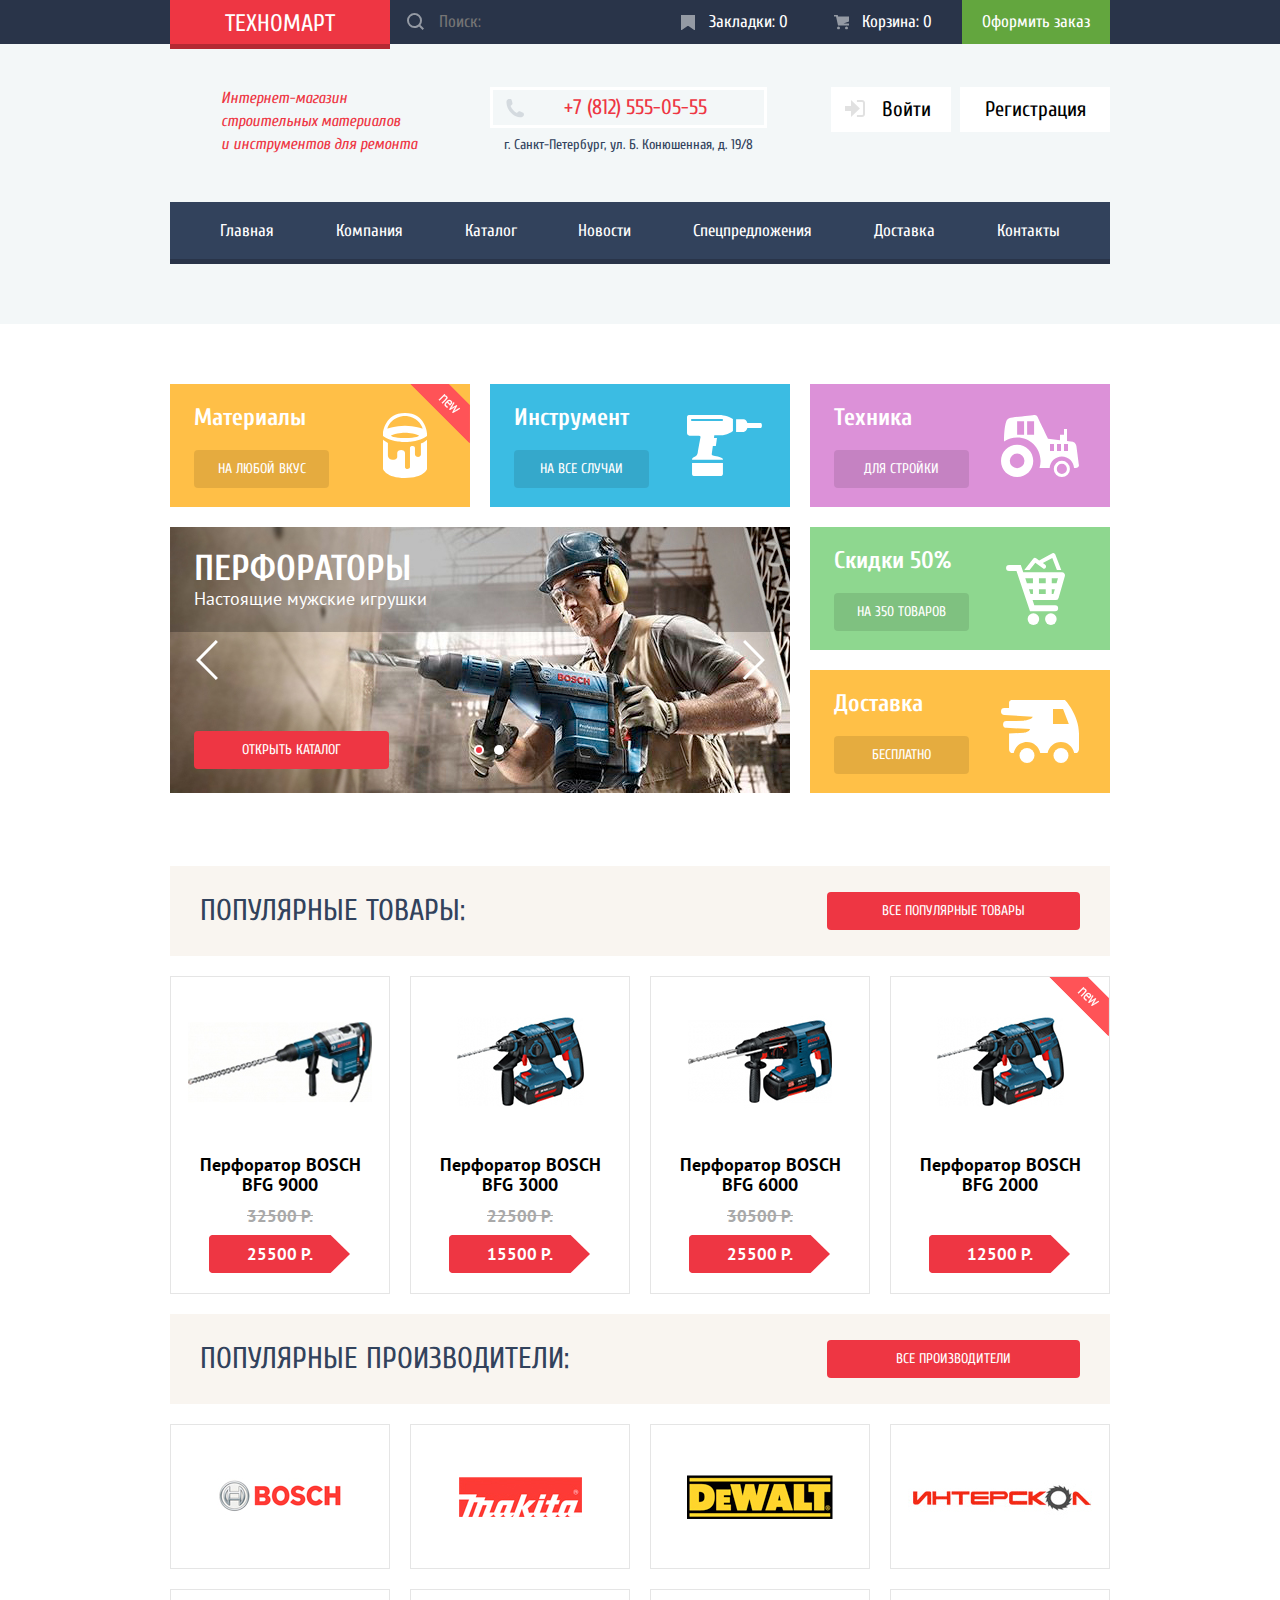
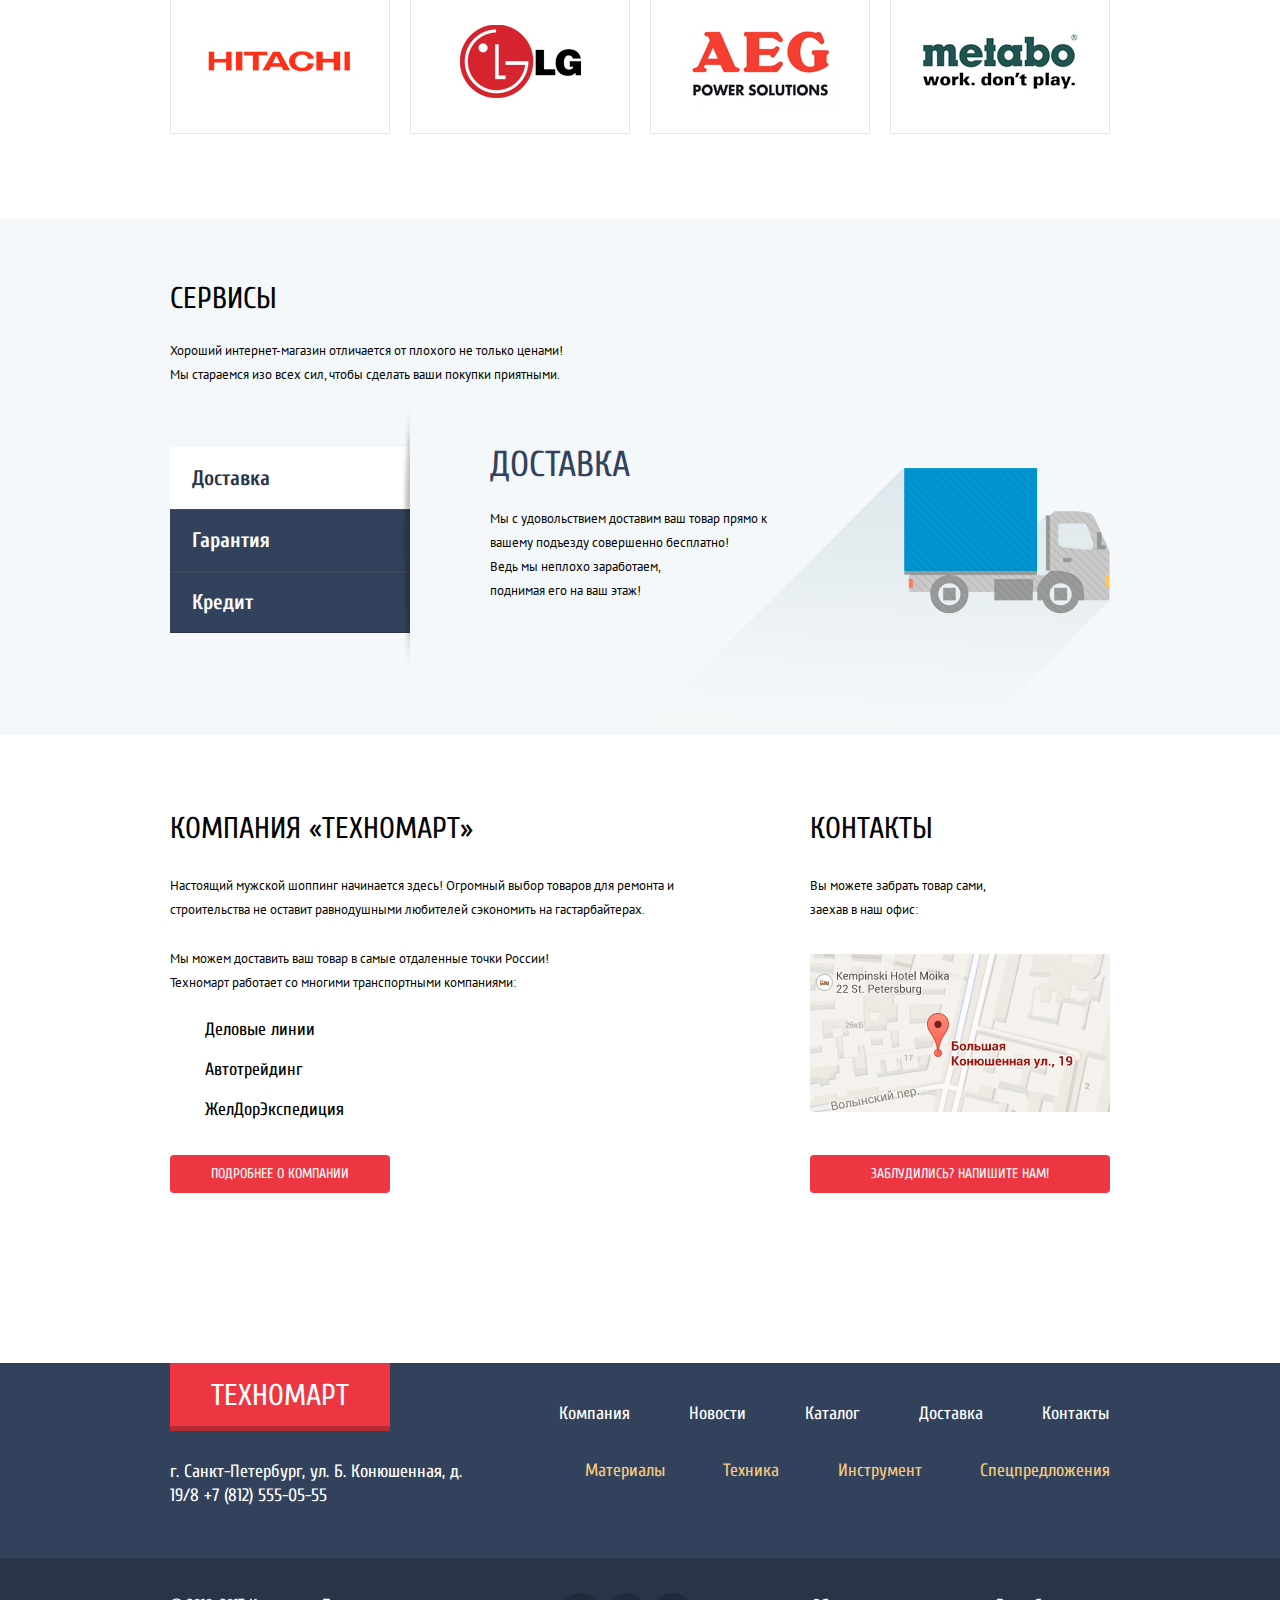
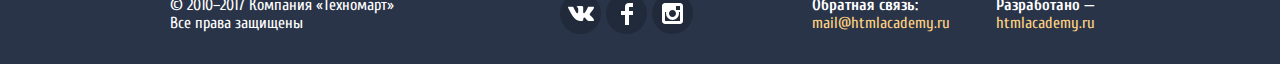
<file: index.html>
<!DOCTYPE html>
<html lang="ru">

<head>
    <meta charset="UTF-8">
    <title>Technomart</title>
    <link href="https://fonts.googleapis.com/css?family=Cuprum:400,400i,700|PT+Sans:400,700&display=swap&subset=cyrillic" rel="stylesheet">
    <link rel="stylesheet" href="css/normalize.css">
    <link rel="stylesheet" href="css/style.css">
</head>

<body>
    <header class="main-header container">
        <div class="header-top-panel">
            <div class="header-top-container">
                <ul class="top-panel-menu">
                    <li>
                        <a class="top-panel-link top-panel-logo" href="#">ТЕХНОМАРТ</a>
                    </li>
                    <li class="menu-item-search">
                        <form action="" method="post">
                            <input class="top-panel-link top-panel-search" type="search" name="header-search" placeholder="Поиск:">
                        </form>
                    </li>
                </ul>
                <ul class="top-panel-menu">
                    <li>
                        <a class="top-panel-link top-panel-bookmarks header-btn-ico" href="#">Закладки: <output class="bookmark-counter">0</output></a>
                    </li>
                    <li>
                        <a class="top-panel-link top-panel-basket header-btn-ico" href="#">Корзина: <output class="basket-counter">0</output></a>
                    </li>
                    <li>
                        <a class="top-panel-link top-panel-checkout" href="#">Оформить заказ</a>
                    </li>
                </ul>
            </div>
        </div>
        <div class="header-middle-panel">
            <div class="middle-panel-container">
                <div class="middle-info-container">
                    <p class="middle-panel-info">
                        Интернет-магазин
                        строительных материалов<br>
                        и инструментов для ремонта
                    </p>
                </div>
                <div class="middle-panel-contacts">
                    <a class="panel-contacts-phone" href="tel:+78125550555">+7 (812) 555-05-55</a>
                    <p class="panel-contacts-location">г. Санкт-Петербург, ул. Б. Конюшенная, д. 19/8</p>
                </div>
                <div class="middle-panel-login-container">
                    <div class="middle-panel-login display-on">
                        <a class="panel-login-btn panel-login-in" href="#">Войти</a>
                        <a class="panel-login-btn panel-login-reg" href="#">Регистрация</a>
                    </div>
                    <div class="middle-panel-login-area display-off">
                        <div class="user-page">
                            <div class="user-ico"></div>
                            <span class="user-name">Равшан Джамшутович</span>
                            <div class="user-exit"></div>
                        </div>
                        <div class="user-page-info">
                            <a href="" class="my-orders">Мои заказы</a>
                            <a href="" class="personal-area">Личный кабинет</a>
                        </div>
                    </div>
                </div>
            </div>
            <nav class="middle-panel-navigation">
                <ul class="main-nav-menu">
                    <li class="main-nav-item">
                        <a class="nav-item-link" href="">Главная</a>
                    </li>
                    <li class="main-nav-item">
                        <a class="nav-item-link" href="">Компания</a>
                    </li>
                    <li class="main-nav-item">
                        <a class="nav-item-link" href="">Каталог</a>
                    </li>
                    <li class="main-nav-item">
                        <a class="nav-item-link" href="">Новости</a>
                    </li>
                    <li class="main-nav-item">
                        <a class="nav-item-link" href="">Спецпредложения</a>
                    </li>
                    <li class="main-nav-item">
                        <a class="nav-item-link" href="">Доставка</a>
                    </li>
                    <li class="main-nav-item">
                        <a class="nav-item-link" href="">Контакты</a>
                    </li>
                </ul>
            </nav>
        </div>
    </header>
    <main class="content container">
        <div class="main-content">
            <section class="features-container">
                <h2 class="visually-hidden">Наши Преимущества</h2>
                <ul class="features">
                    <li class="features-item features-fon-1">
                        <div class="new-item-ico visibly"></div>
                        <h3 class="features-title">Материалы</h3>
                        <a href="" class="features-button">на любой вкус</a>
                    </li>
                    <li class="features-item features-fon-2">
                        <div class="new-item-ico not-visibly"></div>
                        <h3 class="features-title">Инструмент</h3>
                        <a href="" class="features-button">НА ВСЕ СЛУЧАИ</a>
                    </li>
                    <li class="features-item features-fon-3">
                        <div class="new-item-ico not-visibly"></div>
                        <h3 class="features-title">Техника</h3>
                        <a href="" class="features-button">для стройки</a>
                    </li>
                    <li class="features-item-slider">
                        <div class="features-slider-1-container features-slider-container display-on">
                            <div class="features-slider-1">
                                <h3 class="features-slider-title">Перфораторы</h3>
                                <span class="features-slider-info">Настоящие мужские игрушки</span>
                                <a href="" class="features-slider-button button">ОТКРЫТЬ КАТАЛОГ</a>
                            </div>
                        </div>
                        <div class="features-slider-2-container features-slider-container display-off">
                            <div class="features-slider-2">
                                <h3 class="features-slider-title">Дрели</h3>
                                <span class="features-slider-info">Соседям на радость!</span>
                                <a href="" class="features-slider-button button">ОТКРЫТЬ КАТАЛОГ</a>
                            </div>
                        </div>
                        <button class="features-slider-btn slider-btn-left"></button>
                        <button class="features-slider-btn slider-btn-right"></button>
                        <div class="slider-paginator-container">
                            <div class="slider-paginator-container-flex">
                                <div class="slider-paginator slider-paginator-1">
                                    <div class="slider-red-dot display-on red-dot-1"></div>
                                </div>
                                <div class="slider-paginator slider-paginator-2">
                                    <div class="slider-red-dot display-off red-dot-2"></div>
                                </div>
                            </div>
                        </div>
                    </li>
                    <li class="features-item-container">
                        <div class="features-item features-fon-4">
                            <div class="new-item-ico not-visibly"></div>
                            <h3 class="features-title">Скидки 50%</h3>
                            <a href="" class="features-button">На 350 ТОВАРОВ</a>
                        </div>
                        <div class="features-item features-fon-5">
                            <div class="new-item-ico not-visibly"></div>
                            <h3 class="features-title">Доставка</h3>
                            <a href="" class="features-button">бесплатно</a>
                        </div>
                    </li>
                </ul>
            </section>
            <div class="popular-products-container" id="tablex">
                <section class="popular-products">
                    <h2 class="popular-products-title">Популярные товары:</h2>
                    <a href="" class="popular-products-btn button">все поПулярные товары</a>
                </section>
                <ul class="popular-products-menu" id="table">
                    <li class="popular-products-item">
                        <div class="new-item-ico not-visibly"></div>
                        <div class="products-item-container">
                            <div class="products-item-img-container">
                                <img class="products-item-img" src="img/bosch%20bfg%209000.jpg" alt="Перфоратор BOSCH BFG 9000" width="184" height="164">
                                <div class="hover-hidden-container">
                                    <div class="products-item-hover-container">
                                        <div class="products-hover-btn-container">
                                            <button class="products-hover-btn buy-btn" id="basket-btn">КУПИТЬ</button>
                                            <button class="products-hover-btn bookmark-btn" id="bookmark-btn">В закладки</button>
                                        </div>
                                    </div>
                                </div>
                            </div>
                            <p class="products-item-title">Перфоратор BOSCH<br> BFG 9000</p>
                            <span class="products-item-oldprice">32500 Р.</span>
                            <span class="products-item-newprice">25500 Р.</span>
                        </div>
                    </li>
                    <li class="popular-products-item">
                        <div class="new-item-ico not-visibly"></div>
                        <div class="products-item-container">
                            <div class="products-item-img-container">
                                <img class="products-item-img" src="img/bosch%20bfg%203000.jpg" alt="Перфоратор BOSCH BFG 3000" width="127" height="112">
                                <div class="hover-hidden-container">
                                    <div class="products-item-hover-container">
                                        <div class="products-hover-btn-container">
                                            <button class="products-hover-btn buy-btn" id="basket-btn">КУПИТЬ</button>
                                            <button class="products-hover-btn bookmark-btn" id="bookmark-btn">В закладки</button>
                                        </div>
                                    </div>
                                </div>
                            </div>
                            <p class="products-item-title">Перфоратор BOSCH<br> BFG 3000</p>
                            <span class="products-item-oldprice">22500 Р.</span>
                            <span class="products-item-newprice">15500 Р.</span>
                        </div>
                    </li>
                    <li class="popular-products-item">
                        <div class="new-item-ico not-visibly"></div>
                        <div class="products-item-container">
                            <div class="products-item-img-container">
                                <img class="products-item-img" src="img/bosch%20bfg%206000.jpg" alt="Перфоратор BOSCH BFG 6000" width="144" height="128">
                                <div class="hover-hidden-container">
                                    <div class="products-item-hover-container">
                                        <div class="products-hover-btn-container">
                                            <button class="products-hover-btn buy-btn" id="basket-btn">КУПИТЬ</button>
                                            <button class="products-hover-btn bookmark-btn" id="bookmark-btn">В закладки</button>
                                        </div>
                                    </div>
                                </div>
                            </div>
                            <p class="products-item-title">Перфоратор BOSCH<br> BFG 6000</p>
                            <span class="products-item-oldprice">30500 Р.</span>
                            <span class="products-item-newprice">25500 Р.</span>
                        </div>
                    </li>
                    <li class="popular-products-item">
                        <div class="new-item-ico visibly"></div>
                        <div class="products-item-container">
                            <div class="products-item-img-container">
                                <img class="products-item-img" src="img/bosch%20bfg%202000.jpg" alt="Перфоратор BOSCH BFG 2000" width="127" height="112">
                                <div class="hover-hidden-container">
                                    <div class="products-item-hover-container">
                                        <div class="products-hover-btn-container">
                                            <button class="products-hover-btn buy-btn" id="basket-btn">КУПИТЬ</button>
                                            <button class="products-hover-btn bookmark-btn" id="bookmark-btn">В закладки</button>
                                        </div>
                                    </div>
                                </div>
                            </div>
                            <p class="products-item-title">Перфоратор BOSCH<br> BFG 2000</p>
                            <span class="products-item-oldprice"></span>
                            <span class="products-item-newprice">12500 Р.</span>
                        </div>
                    </li>
                </ul>
            </div>
            <div class="popular-producers-container">
                <section class="popular-producers">
                    <h2 class="popular-producers-title">Популярные ПРОИзводители:</h2>
                    <a href="" class="popular-producers-btn button">все производители</a>
                </section>
                <ul class="popular-producers-menu">
                    <li class="popular-producers-item">
                        <a href="" class="producers-item-link">
                            <img src="img/bosch.jpg" alt="BOSCH" class="producers-item-img">
                        </a>
                    </li>
                    <li class="popular-producers-item">
                        <a href="" class="producers-item-link">
                            <img src="img/Makita.jpg" alt="Makita" class="producers-item-img">
                        </a>
                    </li>
                    <li class="popular-producers-item">
                        <a href="" class="producers-item-link">
                            <img src="img/DeWALT.jpg" alt="DeWALT" class="producers-item-img">
                        </a>
                    </li>
                    <li class="popular-producers-item">
                        <a href="" class="producers-item-link">
                            <img src="img/Interskol.jpg" alt="Interskol" class="producers-item-img interskol-img">
                        </a>
                    </li>
                    <li class="popular-producers-item">
                        <a href="" class="producers-item-link">
                            <img src="img/Hitachi.jpg" alt="Hitachi" class="producers-item-img">
                        </a>
                    </li>
                    <li class="popular-producers-item">
                        <a href="" class="producers-item-link">
                            <img src="img/LG.jpg" alt="LG" class="producers-item-img">
                        </a>
                    </li>
                    <li class="popular-producers-item">
                        <a href="" class="producers-item-link">
                            <img src="img/AEG.jpg" alt="AEG" class="producers-item-img">
                        </a>
                    </li>
                    <li class="popular-producers-item">
                        <a href="" class="producers-item-link">
                            <img src="img/Metabo.jpg" alt="Metabo" class="producers-item-img">
                        </a>
                    </li>
                </ul>
            </div>
        </div>
        <div class="services-container">
            <div class="services">
                <section class="services-info">
                    <h2 class="services-title">Сервисы</h2>
                    <p class="services-description">
                        Хороший интернет-магазин отличается от плохого не только ценами!<br> Мы стараемся изо всех сил, чтобы сделать ваши покупки приятными.
                    </p>
                </section>
                <div class="services-content">
                    <div class="services-slider-menu">
                        <input type="radio" name="navigation" id="button-1" checked>
                        <input type="radio" name="navigation" id="button-2">
                        <input type="radio" name="navigation" id="button-3">
                        <label for="button-1">Доставка</label>
                        <label for="button-2">Гарантия</label>
                        <label for="button-3">Кредит</label>
                        <div class="services-slider-content-container">
                            <section class="services-slider-content services-slider-delivery">
                                <h3 class="services-slider-title">Доставка</h3>
                                <p class="services-slider-description">
                                    Мы с удовольствием доставим ваш товар прямо
                                    к вашему подъезду совершенно бесплатно!
                                    <br>Ведь мы неплохо заработаем,<br>
                                    поднимая его на ваш этаж!
                                </p>
                            </section>
                            <section class="services-slider-content services-slider-guarantee">
                                <h3 class="services-slider-title">Гарантия</h3>
                                <p class="services-slider-description services-slider-description-guarantee">
                                    Если купленный у нас товар поломается или заискрит,<br>
                                    а также в случае пожара, спровоцированного его возгаранием,<br> вы всегда можете быть уверены в нашей гарантии. Мы обменяем сгоревший товар на новый.<br>
                                    Дом уж восстановите как-нибудь сами.
                                </p>
                            </section>
                            <section class="services-slider-content services-slider-credit">
                                <h3 class="services-slider-title">Кредит</h3>
                                <p class="services-slider-description">
                                    Залезть в долговую яму стало проще!<br>
                                    Кредитные консультанты придут вам на помощь.
                                </p>
                                <a class="services-slider-credit-btn button">ОТПРАВИТЬ ЗАЯВКУ</a>
                            </section>
                        </div>
                    </div>
                </div>
            </div>
        </div>
        <div class="about-us-container">
            <div class="about-us">
                <section class="about-us-info">
                    <h2 class="about-us-info-title about-us-title">КОМПАНИЯ «Техномарт»</h2>
                    <p class="about-us-info-desc about-us-desc">
                        Настоящий мужской шоппинг начинается здесь! Огромный выбор товаров для ремонта и строительства не оставит равнодушными любителей сэкономить на гастарбайтерах.
                    </p>
                    <p class="about-us-info-desc about-us-desc">
                        Мы можем доставить ваш товар в самые отдаленные точки России!<br>
                        Техномарт работает со многими транспортными компаниями:
                    </p>
                    <ul class="about-us-info-menu">
                        <li class="about-us-info-item">Деловые линии</li>
                        <li class="about-us-info-item">Автотрейдинг</li>
                        <li class="about-us-info-item">ЖелДорЭкспедиция</li>
                    </ul>
                    <a href="" class="about-us-info-button button">Подробнее о компании</a>
                </section>
                <section class="about-us-contacts">
                    <h2 class="about-us-contacts-title about-us-title">КОНТАКТЫ</h2>
                    <p class="about-us-contacts-desc about-us-desc">
                        Вы можете забрать товар сами,<br>
                        заехав в наш офис:
                    </p>
                    <div class="about-us-map">
                        <img src="img/map.jpg" alt="Большая Конюшенная ул,19" class="about-us-img-map" width="300" height="158">
                    </div>
                    <a href="" class="about-us-contacts-button button">Заблудились? НапиШИТЕ НАМ!</a>
                </section>
            </div>
        </div>
    </main>
    <footer class="main-footer container">
        <div class="footer-top-panel-container">
            <div class="footer-top-panel">
                <div class="footer-logo-container">
                    <a href="" class="footer-logo">ТЕХНОМАРТ</a>
                    <p class="technomart-address">
                        г. Санкт-Петербург, ул. Б. Конюшенная, д. 19/8
                        +7 (812) 555-05-55
                    </p>
                </div>
                <nav class="footer-navigation-container">
                    <ul class="footer-top-navigation">
                        <li class="footer-top-navigation-item">
                            <a href="" class="footer-top-navigation-link">Компания</a>
                        </li>
                        <li class="footer-top-navigation-item">
                            <a href="" class="footer-top-navigation-link">Новости</a>
                        </li>
                        <li class="footer-top-navigation-item">
                            <a href="" class="footer-top-navigation-link">Каталог</a>
                        </li>
                        <li class="footer-top-navigation-item">
                            <a href="" class="footer-top-navigation-link">Доставка</a>
                        </li>
                        <li class="footer-top-navigation-item">
                            <a href="" class="footer-top-navigation-link">Контакты</a>
                        </li>
                    </ul>
                    <ul class="footer-bottom-navigation">
                        <li class="footer-bottom-navigation-item">
                            <a href="" class="footer-bottom-navigation-link">Материалы</a>
                        </li>
                        <li class="footer-bottom-navigation-item">
                            <a href="" class="footer-bottom-navigation-link">Техника</a>
                        </li>
                        <li class="footer-bottom-navigation-item">
                            <a href="" class="footer-bottom-navigation-link">Инструмент</a>
                        </li>
                        <li class="footer-bottom-navigation-item">
                            <a href="" class="footer-bottom-navigation-link">Спецпредложения</a>
                        </li>
                    </ul>
                </nav>
            </div>
        </div>
        <div class="footer-bottom-panel-container">
            <div class="footer-bottom-panel">
                <p class="footer-copyright">
                    © 2010–2017 Компания «Техномарт»
                    Все права защищены
                </p>
                <div class="footer-social-container">
                    <a href="" class="footer-social social-vk">
                        <span class="visually-hidden">VK</span>
                    </a>
                    <a href="" class="footer-social social-fb">
                        <span class="visually-hidden">FB</span>
                    </a>
                    <a href="" class="footer-social social-instagram">
                        <span class="visually-hidden">Instagram</span>
                    </a>
                </div>
                <div class="footer-autors">
                    <p class="footer-autors-container">
                        <b class="footer-autors-info">Обратная связь:</b>
                        <a href="" class="footer-autors-link">mail@htmlacademy.ru</a>
                    </p>
                    <p class="footer-autors-container">
                        <b class="footer-autors-info">Разработано —</b>
                        <a href="" class="footer-autors-link">htmlacademy.ru</a>
                    </p>
                </div>
            </div>
        </div>
    </footer>
    <div class="modal modal-login">
        <form action="" class="modal-form" method="post">
            <div class="modal-form-container">
                <div class="user-info-container">
                    <p class="user-info">
                        <label class="form-label" for="user-name">Ваше имя:</label>
                        <input class="form-input" type="text" name="name" placeholder="Представьтесь, пожалуйста" id="user-name">
                    </p>
                    <p class="user-info">
                        <label class="form-label" for="user-mail">Ваш e-mail:</label>
                        <input class="form-input" type="text" name="mail" placeholder="Для отправки ответа" id="user-mail">
                    </p>
                </div>
                <p class="user-letter-container">
                    <label class="form-label" for="user-latter">Текст письма:</label>
                    <textarea class="user-letter form-input" name="latter" placeholder="В свободной форме" id="user-latter"></textarea>
                </p>
            </div>
            <div class="submit-btn-container">
                <button class="button submit-btn" type="submit">ОТПРАВИТЬ</button>
            </div>
        </form>
        <button class="modal-close-btn"></button>
    </div>
    <div class="modal modal-map">
        <iframe src="https://yandex.ru/map-widget/v1/-/CKA7zEIZ" width="940" height="446" frameborder="0" allowfullscreen="true"></iframe>
        <button class="modal-close-btn"></button>
    </div>
    <div class="modal mobal-buy">
        <div class="mobal-buy-title-container">
            <h3 class="mobal-buy-title">Товар добавлен в корзину!</h3>
        </div>
        <div class="mobal-buy-btn-container">
            <button class="button checkout-btn">ОФОРМИТЬ ЗАКАЗ</button>
            <button class="button continue-btn">ПРОДОЛЖИТЬ ПОКУПКИ</button>
        </div>
        <button class="modal-close-btn"></button>
    </div>
    <script src="js/main.js"></script>
</body>

</html>
</file>
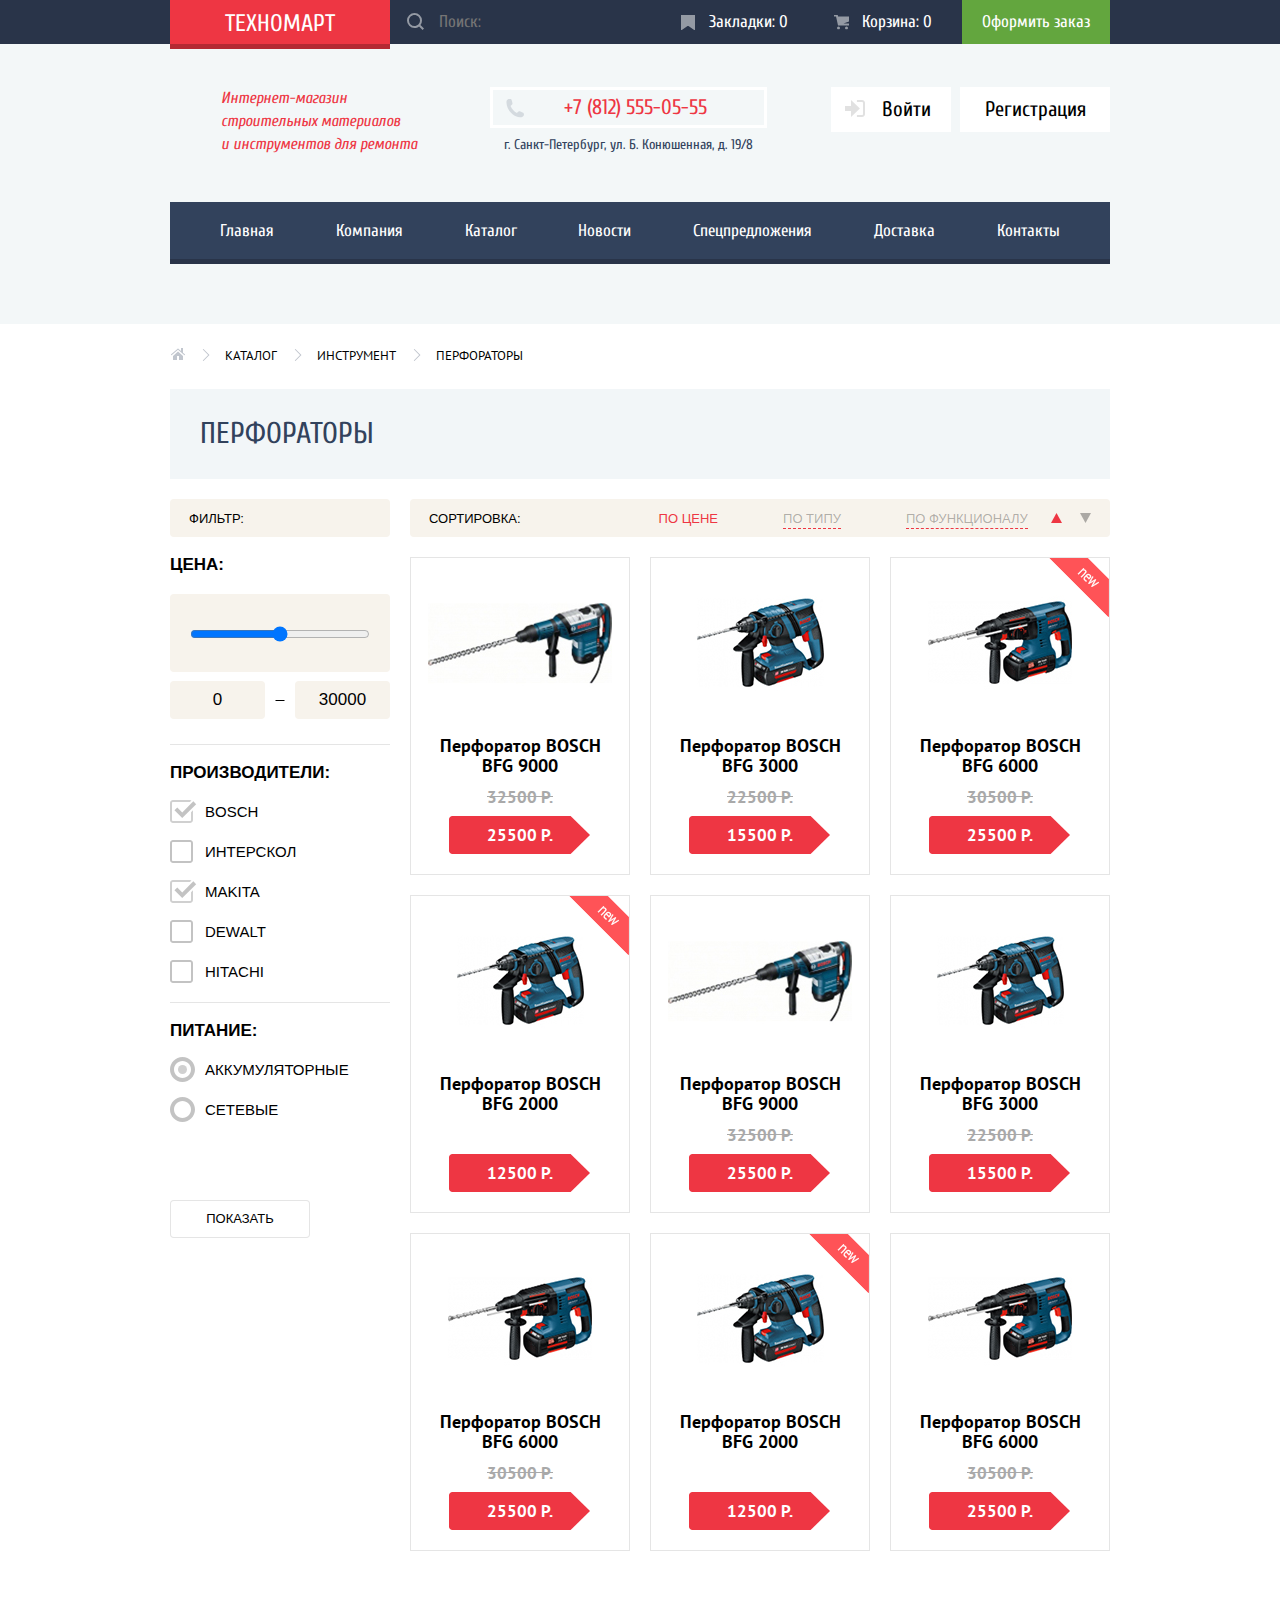
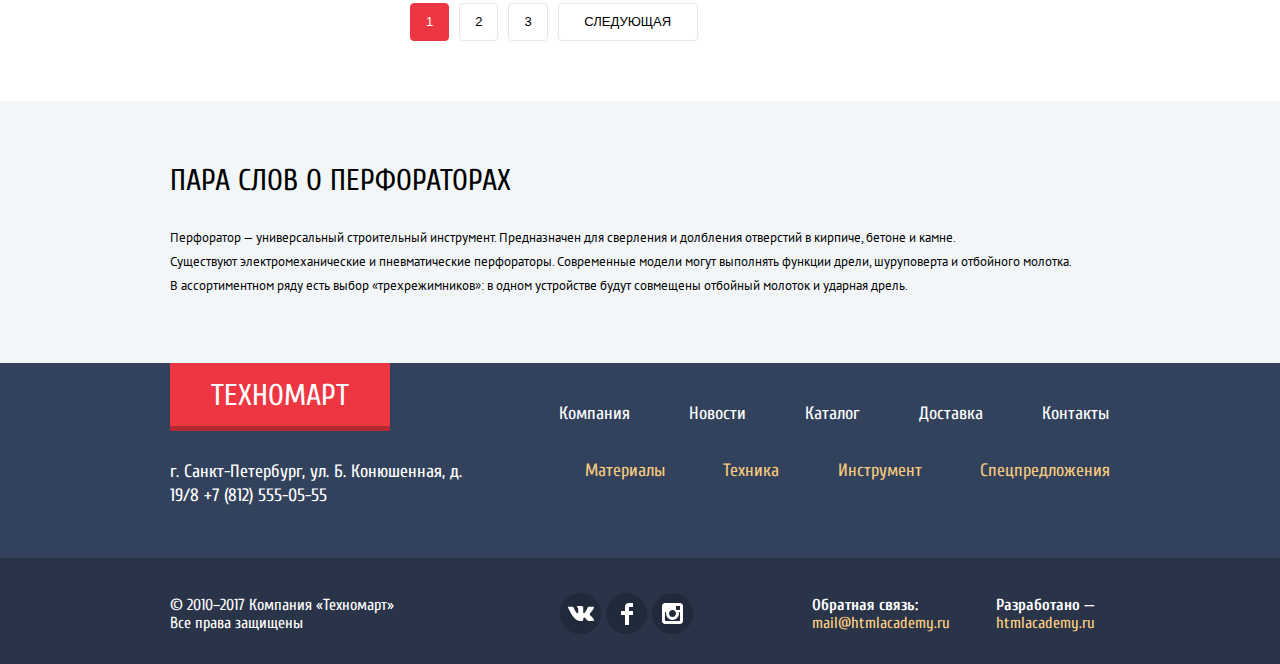
<file: catalog-page.html>
<!DOCTYPE html>
<html lang="ru">

<head>
    <meta charset="UTF-8">
    <title>Technomart</title>
    <link href="https://fonts.googleapis.com/css?family=Cuprum:400,400i,700|PT+Sans:400,700&display=swap&subset=cyrillic" rel="stylesheet">
    <link rel="stylesheet" href="css/normalize.css">
    <link rel="stylesheet" href="css/style.css">
</head>

<body class="catalog-page">
    <header class="main-header container">
        <div class="header-top-panel">
            <div class="header-top-container">
                <ul class="top-panel-menu">
                    <li>
                        <a class="top-panel-link top-panel-logo" href="#">ТЕХНОМАРТ</a>
                    </li>
                    <li class="menu-item-search">
                        <form action="" method="post">
                            <input class="top-panel-link top-panel-search" type="search" name="header-search" placeholder="Поиск:">
                        </form>
                    </li>
                </ul>
                <ul class="top-panel-menu">
                    <li>
                        <a class="top-panel-link top-panel-bookmarks header-btn-ico" href="#">Закладки: <output class="bookmark-counter">0</output></a>
                    </li>
                    <li>
                        <a class="top-panel-link top-panel-basket header-btn-ico" href="#">Корзина: <output class="basket-counter">0</output></a>
                    </li>
                    <li>
                        <a class="top-panel-link top-panel-checkout" href="#">Оформить заказ</a>
                    </li>
                </ul>
            </div>
        </div>
        <div class="header-middle-panel">
            <div class="middle-panel-container">
                <div class="middle-info-container">
                    <p class="middle-panel-info">
                        Интернет-магазин
                        строительных материалов<br>
                        и инструментов для ремонта
                    </p>
                </div>
                <div class="middle-panel-contacts">
                    <a class="panel-contacts-phone" href="tel:+78125550555">+7 (812) 555-05-55</a>
                    <p class="panel-contacts-location">г. Санкт-Петербург, ул. Б. Конюшенная, д. 19/8</p>
                </div>
                <div class="middle-panel-login-container">
                    <div class="middle-panel-login display-on">
                        <a class="panel-login-btn panel-login-in" href="#">Войти</a>
                        <a class="panel-login-btn panel-login-reg" href="#">Регистрация</a>
                    </div>
                    <div class="middle-panel-login-area display-off">
                        <div class="user-page">
                            <div class="user-ico"></div>
                            <span class="user-name">Равшан Джамшутович</span>
                            <div class="user-exit"></div>
                        </div>
                        <div class="user-page-info">
                            <a href="" class="my-orders">Мои заказы</a>
                            <a href="" class="personal-area">Личный кабинет</a>
                        </div>
                    </div>
                </div>
            </div>
            <nav class="middle-panel-navigation">
                <ul class="main-nav-menu">
                    <li class="main-nav-item">
                        <a class="nav-item-link" href="">Главная</a>
                    </li>
                    <li class="main-nav-item">
                        <a class="nav-item-link" href="">Компания</a>
                    </li>
                    <li class="main-nav-item">
                        <a class="nav-item-link" href="">Каталог</a>
                    </li>
                    <li class="main-nav-item">
                        <a class="nav-item-link" href="">Новости</a>
                    </li>
                    <li class="main-nav-item">
                        <a class="nav-item-link" href="">Спецпредложения</a>
                    </li>
                    <li class="main-nav-item">
                        <a class="nav-item-link" href="">Доставка</a>
                    </li>
                    <li class="main-nav-item">
                        <a class="nav-item-link" href="">Контакты</a>
                    </li>
                </ul>
            </nav>
        </div>
    </header>
    <main class="container">
        <div class="main-content">
            <ul class="bread-crumbs">
                <li class="bread-crumbs-item">
                    <a href="" class="crumbs-item-link">
                        <img src="svg/icon-home.svg" alt="home" width="15" height="20">
                    </a>
                </li>
                <li class="bread-crumbs-item">
                    <a href="" class="crumbs-item-link">Каталог</a>
                </li>
                <li class="bread-crumbs-item">
                    <a href="" class="crumbs-item-link">Инструмент</a>
                </li>
                <li class="bread-crumbs-item">
                    <a class="crumbs-item-link">Перфораторы</a>
                </li>
            </ul>
            <section class="catalog-title-container">
                <h3 class="catalog-title">ПЕРФОРАТОРЫ</h3>
            </section>
            <div class="catalog-container">
                <div class="catalog-filter-container">
                    <form action="" class="catalog-filter" method="post">
                        <div class="form-filter-container filter-fon">
                            <div class="form-filter">ФИЛЬТР:</div>
                        </div>
                        <fieldset>
                            <legend>ЦЕНА:</legend>
                            <div class="price-range-container filter-fon">
                                <input type="range">
                            </div>
                            <div class="price-counter-container">
                                <div class="price-counter filter-fon">
                                    <span>0</span>
                                </div>
                                <div class="price-counter filter-fon">
                                    <span>30000</span>
                                </div>
                            </div>
                        </fieldset>
                        <fieldset class="manufacturer-group">
                            <legend>ПРОИЗВОДИТЕЛИ:</legend>
                            <ul class="filter-menu">
                                <li class="filter-item">
                                    <input type="checkbox" name="bosch" id="bosch-id" checked>
                                    <label for="bosch-id">BOSCH</label>
                                </li>
                                <li class="filter-item">
                                    <input type="checkbox" name="interskol" id="interskol-id">
                                    <label for="interskol-id">ИНТЕРСКОЛ</label>
                                </li>
                                <li class="filter-item">
                                    <input type="checkbox" name="makita" id="makita-id" checked>
                                    <label for="makita-id">MAKIta</label>
                                </li>
                                <li class="filter-item">
                                    <input type="checkbox" name="dewalt" id="dewalt-id">
                                    <label for="dewalt-id">Dewalt</label>
                                </li>
                                <li class="filter-item">
                                    <input type="checkbox" name="hitachi" id="hitachi-id">
                                    <label for="hitachi-id">Hitachi</label>
                                </li>
                            </ul>
                        </fieldset>
                        <fieldset class="typeofdrill-group">
                            <legend>ПИТАНИЕ:</legend>
                            <ul class="filter-menu">
                                <li class="filter-item">
                                    <input type="radio" name="drill" id="battery-id" checked>
                                    <label for="battery-id">Аккумуляторные</label>
                                </li>
                                <li class="filter-item">
                                    <input type="radio" name="drill" id="network-id">
                                    <label for="network-id">Сетевые</label>
                                </li>
                            </ul>
                        </fieldset>
                        <button class="filter-btn" type="submit">ПОКАЗАТЬ</button>
                    </form>
                </div>
                <div class="catalog-goods-container">
                    <div class="sorting-container filter-fon">
                        <div class="sorting-title">СОРТИРОВКА:</div>
                        <ul class="sorting-menu">
                            <li class="sorting-item">
                                <a href="" class="sorting-btn btn-active">ПО ЦЕНЕ</a>
                            </li>
                            <li class="sorting-item">
                                <a href="" class="sorting-btn">ПО ТИПУ</a>
                            </li>
                            <li class="sorting-item">
                                <a href="" class="sorting-btn">ПО ФУНКЦИОНАЛУ</a>
                            </li>
                        </ul>
                        <div class="sorting-up-down">
                            <a href="" class="up-down-btn btn-active">
                                <svg xmlns="http://www.w3.org/2000/svg" width="11" height="10" viewBox="0 0 11 10">
                                    <path fill="rgba(0,0,0,0.3)" d="M5.5 0L0 10h11z" /></svg>
                            </a>
                            <a href="" class="up-down-btn">
                                <svg xmlns="http://www.w3.org/2000/svg" width="11" height="10" viewBox="0 0 11 10">
                                    <path fill="rgba(0,0,0,0.3)" d="M5.5 10L0 0h11" /></svg>
                            </a>
                        </div>
                    </div>
                    <div class="catalog-goods" id="tablex">
                        <ul class="popular-products-menu" id="table">
                            <li class="popular-products-item">
                                <div class="new-item-ico not-visibly"></div>
                                <div class="products-item-container">
                                    <div class="products-item-img-container">
                                        <img class="products-item-img" src="img/bosch%20bfg%209000.jpg" alt="Перфоратор BOSCH BFG 9000" width="184" height="164">
                                        <div class="hover-hidden-container">
                                            <div class="products-item-hover-container">
                                                <div class="products-hover-btn-container">
                                                    <button class="products-hover-btn buy-btn" id="basket-btn">КУПИТЬ</button>
                                                    <button class="products-hover-btn bookmark-btn" id="bookmark-btn">В закладки</button>
                                                </div>
                                            </div>
                                        </div>
                                    </div>
                                    <p class="products-item-title">Перфоратор BOSCH<br> BFG 9000</p>
                                    <span class="products-item-oldprice">32500 Р.</span>
                                    <span class="products-item-newprice">25500 Р.</span>
                                </div>
                            </li>
                            <li class="popular-products-item">
                                <div class="new-item-ico not-visibly"></div>
                                <div class="products-item-container">
                                    <div class="products-item-img-container">
                                        <img class="products-item-img" src="img/bosch%20bfg%203000.jpg" alt="Перфоратор BOSCH BFG 3000" width="127" height="112">
                                        <div class="hover-hidden-container">
                                            <div class="products-item-hover-container">
                                                <div class="products-hover-btn-container">
                                                    <button class="products-hover-btn buy-btn" id="basket-btn">КУПИТЬ</button>
                                                    <button class="products-hover-btn bookmark-btn" id="bookmark-btn">В закладки</button>
                                                </div>
                                            </div>
                                        </div>
                                    </div>
                                    <p class="products-item-title">Перфоратор BOSCH<br> BFG 3000</p>
                                    <span class="products-item-oldprice">22500 Р.</span>
                                    <span class="products-item-newprice">15500 Р.</span>
                                </div>
                            </li>
                            <li class="popular-products-item">
                                <div class="new-item-ico visibly"></div>
                                <div class="products-item-container">
                                    <div class="products-item-img-container">
                                        <img class="products-item-img" src="img/bosch%20bfg%206000.jpg" alt="Перфоратор BOSCH BFG 6000" width="144" height="128">
                                        <div class="hover-hidden-container">
                                            <div class="products-item-hover-container">
                                                <div class="products-hover-btn-container">
                                                    <button class="products-hover-btn buy-btn" id="basket-btn">КУПИТЬ</button>
                                                    <button class="products-hover-btn bookmark-btn" id="bookmark-btn">В закладки</button>
                                                </div>
                                            </div>
                                        </div>
                                    </div>
                                    <p class="products-item-title">Перфоратор BOSCH<br> BFG 6000</p>
                                    <span class="products-item-oldprice">30500 Р.</span>
                                    <span class="products-item-newprice">25500 Р.</span>
                                </div>
                            </li>
                            <li class="popular-products-item">
                                <div class="new-item-ico visibly"></div>
                                <div class="products-item-container">
                                    <div class="products-item-img-container">
                                        <img class="products-item-img" src="img/bosch%20bfg%202000.jpg" alt="Перфоратор BOSCH BFG 2000" width="127" height="112">
                                        <div class="hover-hidden-container">
                                            <div class="products-item-hover-container">
                                                <div class="products-hover-btn-container">
                                                    <button class="products-hover-btn buy-btn" id="basket-btn">КУПИТЬ</button>
                                                    <button class="products-hover-btn bookmark-btn" id="bookmark-btn">В закладки</button>
                                                </div>
                                            </div>
                                        </div>
                                    </div>
                                    <p class="products-item-title">Перфоратор BOSCH<br> BFG 2000</p>
                                    <span class="products-item-oldprice"></span>
                                    <span class="products-item-newprice">12500 Р.</span>
                                </div>
                            </li>
                            <li class="popular-products-item">
                                <div class="new-item-ico not-visibly"></div>
                                <div class="products-item-container">
                                    <div class="products-item-img-container">
                                        <img class="products-item-img" src="img/bosch%20bfg%209000.jpg" alt="Перфоратор BOSCH BFG 9000" width="184" height="164">
                                        <div class="hover-hidden-container">
                                            <div class="products-item-hover-container">
                                                <div class="products-hover-btn-container">
                                                    <button class="products-hover-btn buy-btn" id="basket-btn">КУПИТЬ</button>
                                                    <button class="products-hover-btn bookmark-btn" id="bookmark-btn">В закладки</button>
                                                </div>
                                            </div>
                                        </div>
                                    </div>
                                    <p class="products-item-title">Перфоратор BOSCH<br> BFG 9000</p>
                                    <span class="products-item-oldprice">32500 Р.</span>
                                    <span class="products-item-newprice">25500 Р.</span>
                                </div>
                            </li>
                            <li class="popular-products-item">
                                <div class="new-item-ico not-visibly"></div>
                                <div class="products-item-container">
                                    <div class="products-item-img-container">
                                        <img class="products-item-img" src="img/bosch%20bfg%203000.jpg" alt="Перфоратор BOSCH BFG 3000" width="127" height="112">
                                        <div class="hover-hidden-container">
                                            <div class="products-item-hover-container">
                                                <div class="products-hover-btn-container">
                                                    <button class="products-hover-btn buy-btn" id="basket-btn">КУПИТЬ</button>
                                                    <button class="products-hover-btn bookmark-btn" id="bookmark-btn">В закладки</button>
                                                </div>
                                            </div>
                                        </div>
                                    </div>
                                    <p class="products-item-title">Перфоратор BOSCH<br> BFG 3000</p>
                                    <span class="products-item-oldprice">22500 Р.</span>
                                    <span class="products-item-newprice">15500 Р.</span>
                                </div>
                            </li>
                            <li class="popular-products-item">
                                <div class="new-item-ico not-visibly"></div>
                                <div class="products-item-container">
                                    <div class="products-item-img-container">
                                        <img class="products-item-img" src="img/bosch%20bfg%206000.jpg" alt="Перфоратор BOSCH BFG 6000" width="144" height="128">
                                        <div class="hover-hidden-container">
                                            <div class="products-item-hover-container">
                                                <div class="products-hover-btn-container">
                                                    <button class="products-hover-btn buy-btn" id="basket-btn">КУПИТЬ</button>
                                                    <button class="products-hover-btn bookmark-btn" id="bookmark-btn">В закладки</button>
                                                </div>
                                            </div>
                                        </div>
                                    </div>
                                    <p class="products-item-title">Перфоратор BOSCH<br> BFG 6000</p>
                                    <span class="products-item-oldprice">30500 Р.</span>
                                    <span class="products-item-newprice">25500 Р.</span>
                                </div>
                            </li>
                            <li class="popular-products-item">
                                <div class="new-item-ico visibly"></div>
                                <div class="products-item-container">
                                    <div class="products-item-img-container">
                                        <img class="products-item-img" src="img/bosch%20bfg%202000.jpg" alt="Перфоратор BOSCH BFG 2000" width="127" height="112">
                                        <div class="hover-hidden-container">
                                            <div class="products-item-hover-container">
                                                <div class="products-hover-btn-container">
                                                    <button class="products-hover-btn buy-btn" id="basket-btn">КУПИТЬ</button>
                                                    <button class="products-hover-btn bookmark-btn" id="bookmark-btn">В закладки</button>
                                                </div>
                                            </div>
                                        </div>
                                    </div>
                                    <p class="products-item-title">Перфоратор BOSCH<br> BFG 2000</p>
                                    <span class="products-item-oldprice"></span>
                                    <span class="products-item-newprice">12500 Р.</span>
                                </div>
                            </li>
                            <li class="popular-products-item">
                                <div class="new-item-ico not-visibly"></div>
                                <div class="products-item-container">
                                    <div class="products-item-img-container">
                                        <img class="products-item-img" src="img/bosch%20bfg%206000.jpg" alt="Перфоратор BOSCH BFG 6000" width="144" height="128">
                                        <div class="hover-hidden-container">
                                            <div class="products-item-hover-container">
                                                <div class="products-hover-btn-container">
                                                    <button class="products-hover-btn buy-btn" id="basket-btn">КУПИТЬ</button>
                                                    <button class="products-hover-btn bookmark-btn" id="bookmark-btn">В закладки</button>
                                                </div>
                                            </div>
                                        </div>
                                    </div>
                                    <p class="products-item-title">Перфоратор BOSCH<br> BFG 6000</p>
                                    <span class="products-item-oldprice">30500 Р.</span>
                                    <span class="products-item-newprice">25500 Р.</span>
                                </div>
                            </li>
                        </ul>
                        <ul class="catalog-paginator">
                            <li class="paginator-item">
                                <a href="" class="paginator-link current-paginator">1</a>
                            </li>
                            <li class="paginator-item">
                                <a href="" class="paginator-link">2</a>
                            </li>
                            <li class="paginator-item">
                                <a href="" class="paginator-link">3</a>
                            </li>
                            <li class="paginator-item">
                                <a href="" class="paginator-link next-paginator">СЛЕДУЮЩАЯ</a>
                            </li>
                        </ul>
                    </div>
                </div>
            </div>
        </div>
        <div class="about-drill">
            <div class="about-drill-container">
                <h3 class="about-drill-title">ПАРА СЛОВ О ПЕРФОРАТОРАХ</h3>
                <p class="about-drill-description">
                    Перфоратор — универсальный строительный инструмент. Предназначен для сверления и долбления отверстий в кирпиче, бетоне и камне.<br>
                    Существуют электромеханические и пневматические перфораторы. Современные модели могут выполнять функции дрели, шуруповерта и отбойного молотка. <br>В ассортиментном ряду есть выбор «трехрежимников»: в одном устройстве будут совмещены отбойный молоток и ударная дрель.
                </p>
            </div>
        </div>
    </main>
    <footer class="main-footer container">
        <div class="footer-top-panel-container">
            <div class="footer-top-panel">
                <div class="footer-logo-container">
                    <a href="" class="footer-logo">ТЕХНОМАРТ</a>
                    <p class="technomart-address">
                        г. Санкт-Петербург, ул. Б. Конюшенная, д. 19/8
                        +7 (812) 555-05-55
                    </p>
                </div>
                <nav class="footer-navigation-container">
                    <ul class="footer-top-navigation">
                        <li class="footer-top-navigation-item">
                            <a href="" class="footer-top-navigation-link">Компания</a>
                        </li>
                        <li class="footer-top-navigation-item">
                            <a href="" class="footer-top-navigation-link">Новости</a>
                        </li>
                        <li class="footer-top-navigation-item">
                            <a href="" class="footer-top-navigation-link">Каталог</a>
                        </li>
                        <li class="footer-top-navigation-item">
                            <a href="" class="footer-top-navigation-link">Доставка</a>
                        </li>
                        <li class="footer-top-navigation-item">
                            <a href="" class="footer-top-navigation-link">Контакты</a>
                        </li>
                    </ul>
                    <ul class="footer-bottom-navigation">
                        <li class="footer-bottom-navigation-item">
                            <a href="" class="footer-bottom-navigation-link">Материалы</a>
                        </li>
                        <li class="footer-bottom-navigation-item">
                            <a href="" class="footer-bottom-navigation-link">Техника</a>
                        </li>
                        <li class="footer-bottom-navigation-item">
                            <a href="" class="footer-bottom-navigation-link">Инструмент</a>
                        </li>
                        <li class="footer-bottom-navigation-item">
                            <a href="" class="footer-bottom-navigation-link">Спецпредложения</a>
                        </li>
                    </ul>
                </nav>
            </div>
        </div>
        <div class="footer-bottom-panel-container">
            <div class="footer-bottom-panel">
                <p class="footer-copyright">
                    © 2010–2017 Компания «Техномарт»
                    Все права защищены
                </p>
                <div class="footer-social-container">
                    <a href="" class="footer-social social-vk">
                        <span class="visually-hidden">VK</span>
                    </a>
                    <a href="" class="footer-social social-fb">
                        <span class="visually-hidden">FB</span>
                    </a>
                    <a href="" class="footer-social social-instagram">
                        <span class="visually-hidden">Instagram</span>
                    </a>
                </div>
                <div class="footer-autors">
                    <p class="footer-autors-container">
                        <b class="footer-autors-info">Обратная связь:</b>
                        <a href="" class="footer-autors-link">mail@htmlacademy.ru</a>
                    </p>
                    <p class="footer-autors-container">
                        <b class="footer-autors-info">Разработано —</b>
                        <a href="" class="footer-autors-link">htmlacademy.ru</a>
                    </p>
                </div>
            </div>
        </div>
    </footer>
    <div class="modal mobal-buy">
        <div class="mobal-buy-title-container">
            <h3 class="mobal-buy-title">Товар добавлен в корзину!</h3>
        </div>
        <div class="mobal-buy-btn-container">
            <button class="button checkout-btn">ОФОРМИТЬ ЗАКАЗ</button>
            <button class="button continue-btn">ПРОДОЛЖИТЬ ПОКУПКИ</button>
        </div>
        <button class="modal-close-btn"></button>
    </div>
    <script src="js/main.js"></script>
    <script src="js/catalog-page.js"></script>
</body>

</html>
</file>
<file: css/style.css>
/* Base style */

*, *::before, *::after {
    box-sizing: inherit;
}

html {
    box-sizing: border-box;
}

.content-box-component {
    box-sizing: content-box;
}

.visually-hidden:not(:focus):not(:active),
input[type="checkbox"].visually-hidden,
input[type="radio"].visually-hidden {
  position: absolute;

  width: 1px;
  height: 1px;
  margin: -1px;
  border: 0;
  padding: 0;

  white-space: nowrap;

  clip-path: inset(100%);
  clip: rect(0 0 0 0);
  overflow: hidden;
}

body .display-on {
    display: block;
}

body .display-off {
    display: none;
}

h1, h2, h3, h4, h5, h6 {
    margin: 0;
}

a {
    display: inline-block;
    text-decoration: none;
    color: #fff;
}

.button {
    color: #ffffff;
    background-color: #ee3643;

    font-size: 14px;
    line-height: 18px;
    font-weight: 400;
    text-transform: uppercase;
    text-align: center;

    border-radius: 4px;
    border: none;

    padding-top: 10px;
    padding-bottom: 10px;

    cursor: pointer;
}

.button:hover {
    background-color: #ca2c37;
}

.button:active {
    background-color: #ba2732;
}

img {
    max-width: 100%;
    height: auto;
}

ul,
li {
    list-style: none;

    margin: 0;
    padding: 0;
}

.container {
    width: 100%;
}

.visibly {
    opacity: 1;

    z-index: 10;
}

.not-visibly {
    opacity: 0;
}

.new-item-ico {
    position: absolute;
    width: 60px;
    height: 59px;

    right: 0;
    top: 0;

    background: url(../img/new-icon.png) no-repeat;
}

body {
    padding: 0;
    margin: 0;

    font-family: 'Cuprum', Arial, sans-serif;
    color: #fff;
    font-size: 24px;
    line-height: 30px;
    font-weight: 400;
}

/* Header */


/* Top panel*/

.header-top-panel {
    width: 100%;
    min-height: 42px;

    background-color: #293449;

    font-size: 17px;
    line-height: 18px;
}

.header-top-container {
    max-width: 960px;
    width: 100%;

    display: flex;
    justify-content: space-between;

    padding: 0 10px;
    margin: 0 auto;
}

.top-panel-menu {
    display: flex;
}

.header-top-panel .top-panel-logo {
    height: 100%;

    padding: 13px 55px;
    padding-bottom: 7px;

    background-color: #ee3643;
    box-shadow: 0 5px 0 0 #b52933;

    font-size: 24px;
    line-height: 21px;
}

.top-panel-search {
    width: 100%;

    padding-left: 49px;
    padding-right: 20px;

    font: inherit;
    color: #ffffff;
    background-color: #293449;
    background-image: url(../svg/icon-search-opacity.svg);
    background-repeat: no-repeat;
    background-position: 17px 13px;
    border: none;
    outline: none;
}

.menu-item-search {
    width: 270px;
}

.top-panel-bookmarks {
    padding-left: 44px;
    padding-right: 30px;
}

.top-panel-basket {
    padding-left: 44px;
    padding-right: 30px;
}

.top-panel-checkout {
    padding: 0 20px;

    background-color: #63a63e;
}

.top-panel-link {
    padding-top: 13px;
    padding-bottom: 13px;
}

.header-btn-ico {
    position: relative;
}

.header-btn-ico::before {
    position: absolute;
    content: "";
    width: 19px;
    height: 19px;

    top: 50%;
    left: 16px;

    transform: translateY(-50%);

    opacity: 0.5;

    background-repeat: no-repeat;
    background-position: center center;
}

.top-panel-bookmarks::before {
    background-image: url(../svg/icon-bookmark.svg);
    background-position: left center;
}

.top-panel-basket::before {
    background-image: url(../svg/icon-cart.svg);
    background-position: left center;
}

.header-btn-ico:hover {
    background-color: #212a3a;
}

.top-panel-logo:hover,
.top-panel-logo:focus {
    background-color: #ca2c37;
}

.top-panel-checkout:hover,
.top-panel-checkout:focus {
    background-color: #5fbb2d;
}

.header-btn-ico:hover::before,
.header-btn-ico:focus::before {
    opacity: 1;
}

.top-panel-bookmarks:active {
    background-color: #161d29;
    color: rgba(255,255,255,0.5);
}

.top-panel-basket:active {
    background-color: #161d29;
    color: rgba(255,255,255,0.5);
}

.top-panel-logo:active {
    background-color: #ba2732;
}

.top-panel-checkout:active {
    background-color: #518534;
    color: rgba(255,255,255,0.5);
}

.header-btn-ico:active::before {
    opacity: 0.5;
}

.top-panel-search:hover {
    background-color: #212a3a;
    background-image: url(../svg/icon-search.svg);
}

.top-panel-search:focus {
    background-color: #ffffff;
    color: #000000;
    background-image: url(../svg/icon-search-red.svg);
}

/* Middle panel */

.header-middle-panel {
    width: 100%;

    background-color: #f3f7f8;
    color: #32425c;

    padding-bottom: 65px;
}

.middle-panel-container {
    max-width: 960px;
    width: 100%;

    padding: 43px 10px 40px 10px;
    margin: 0 auto;

    display: flex;
    justify-content: space-between;
}

.middle-info-container {
    max-width: 300px;
    width: 100%;

    padding: 0 50px 0 51px;
}

.middle-panel-info {
    font-size: 16px;
    line-height: 23px;
    font-style: italic;
    color: #ee3643;

    margin: 0;
}

.middle-panel-contacts {
    max-width: 300px;
    width: 100%;

    padding-right: 23px;
}

.panel-contacts-phone {
    position: relative;

    width: 100%;

    display: block;

    border: 3px solid #ffffff;
    color: #ee3643;
    font-size: 21px;
    line-height: 21px;
    font-weight: 400;

    padding: 7px 49px 7px 71px;
}

.panel-contacts-phone::before {
    position: absolute;
    content: "";
    width: 18px;
    height: 19px;

    top: 50%;
    left: 13px;

    transform: translateY(-50%);

    opacity: 0.5;

    background: url(../svg/icon-phone.svg) no-repeat center center;
}

.panel-contacts-location {
    display: block;

    font-size: 14px;
    line-height: 24px;
    color: #32425c;
    font-weight: 400;
    text-align: center;

    margin: 0;
    margin-top: 5px;
}

.middle-panel-login-container {
    max-width: 300px;
    width: 100%;

    padding-left: 11px;
}

.middle-panel-login {
    padding-bottom: 30px;
    padding-left: 10px;
}

.panel-login-btn {
    max-height: 45px;
    height: 100%;

    font-size: 21px;
    line-height: 21px;
    font-weight: 400;
    text-align: center;
    color: #000000;
    background-color: #ffffff;

    padding-top: 12px;
    padding-bottom: 14px;
}

.panel-login-in {
    position: relative;

    max-width: 120px;
    width: 100%;

    padding-left: 31px;
    margin-right: 3px;
}

.panel-login-in::before {
    position: absolute;
    content: "";
    width: 20px;
    height: 17px;

    top: 13px;
    left: 14px;

    opacity: 0.5;

    background: url(../svg/icon-login.svg) no-repeat center center;
}

.panel-login-reg {
    max-width: 150px;
    width: 100%;
}

.panel-login-btn:hover {
    color: #ee3643;
}

.panel-login-in:hover::before {
    background: url(../svg/icon-login-blue.svg) no-repeat center center;

    opacity: 1;
}

.panel-login-btn:active {
    color: rgba(0,0,0,0.5);
}

.panel-login-in:active::before {
    background: url(../svg/icon-login.svg) no-repeat center center;

    opacity: 0.5;
}

.user-page {
    display: flex;

    position: relative;

    padding: 12px 47px;

    font-size: 21px;
    line-height: 21px;

    color: #000;
    background-color: #fff;
}

.user-ico {
    position: absolute;

    width: 20px;
    height: 18px;

    left: 13px;
    top: 13px;

    background: url('../svg/icon-user.svg') no-repeat center center;

    cursor: pointer;
}

.user-exit {
    position: absolute;

    width: 21px;
    height: 17px;

    right: 10px;
    top: 14px;

    background: url('../svg/icon-logout.svg') no-repeat center center;

    cursor: pointer;
}

.user-exit:hover {
    background: url(../svg/icon-logout-blue.svg) no-repeat center center;
}

.user-ico:hover {
    background: url(../svg/icon-user-blue.svg) no-repeat center center;
}

.user-exit:active {
    background: url(../svg/icon-logout.svg) no-repeat center center;

    opacity: 0.5;
}

.user-ico:active {
    background: url(../svg/icon-user.svg) no-repeat center center;

    opacity: 0.5;
}

.user-page-info {
    margin-left: 18px;
}

.user-page-info a {
    font-size: 16px;
    line-height: 18px;
    font-weight: 400;
    color: #32425c;

    border-bottom: 1px solid #32425c;
}

.user-page-info a:hover {
    color: #ee3643;

    border-bottom: 1px solid #ee3643;
}

.user-page-info a:active {
    color: rgba(0,0,0,0.3);

    border-bottom: 1px solid rgba(0,0,0,0.3);
}

.my-orders {
    position: relative;

    margin-right: 33px;
}

.my-orders::after {
    content: "";

    position: absolute;

    width: 5px;
    height: 5px;

    right: -23px;
    top: 50%;

    transform: translateY(-50%);

    border-radius: 50%;

    background-color: #32425c;
}

/* Middle-panel-navigation */

.middle-panel-navigation {
    max-width: 960px;
    width: 100%;

    padding: 0 10px;
    margin: 0 auto;

    color: #ffffff;
    font-size: 17px;
    line-height: 17px;
    font-weight: 400;
}

.main-nav-menu {
    display: flex;
    justify-content: space-between;
    flex-wrap: wrap;

    background-color: #32425c;
    box-shadow: 0 5px 0 0 #293449;
    padding-left: 20px;
    padding-right: 20px;
}

.nav-item-link {
    padding: 20px 30px;
}

.nav-item-link:hover {
    background-color: #293449;
}

.nav-item-link:active {
    background-color: #1d2739;

    color: rgba(255,255,255,0.5);
}

/* Main */

.content {
    padding-top: 60px;
    padding-bottom: 85px;

    background-color: #ffffff;
}

.main-content {
    max-width: 960px;
    width: 100%;

    padding: 0 10px;
    margin: 0 auto;
}

/* Features */

.features-container {
    margin-bottom: 53px;
}

.features {
    display: flex;
    justify-content: space-between;
    flex-wrap: wrap;
    align-items: flex-start;
}

.features-item {
    position: relative;

    max-width: 300px;
    width: 100%;

    padding: 19px 24px;
    margin-bottom: 20px;
}

.features-item-slider {
    position: relative;

    max-width: 620px;
    width: 100%;
    height: 266px;

    margin-bottom: 20px;

    background-color: black;
}

.features-slider-btn {
    position: absolute;
    width: 23px;
    height: 40px;

    top: 50%;

    transform: translateY(-50%);

    background-repeat: no-repeat;
    background-position: center center;

    border: none;
    background-color: transparent;

    cursor: pointer;

    padding: 0;

    outline: none;
}

.slider-btn-left {
    left: 25px;

    background-image: url(../svg/icon-left.svg);
}

.slider-btn-right {
    right: 25px;

    background-image: url(../svg/icon-right.svg);
}

.slider-paginator-container {
    position: absolute;

    width: 30px;
    height: 10px;

    left: 49%;
    bottom: 38px;
}

.slider-paginator-container-flex {
    display: flex;
    justify-content: space-between;
}

.slider-paginator {
    display: flex;
    justify-content: center;
    align-items: center;

    width: 10px;
    height: 10px;

    border-radius: 50%;
    background-color: #ffffff;

    cursor: pointer;
}

.slider-red-dot {
    width: 6px;
    height: 6px;

    border-radius: 50%;
    background-color: #ee3643;
}

.features-slider-container {
    height: 100%;
}

.features-slider-1 {
    display: flex;
    flex-direction: column;

    width: 100%;
    height: 100%;

    padding: 24px 24px;

    background: url('../img/features-slider-img-1.jpg') no-repeat center center;
}

.features-slider-2 {
    display: flex;
    flex-direction: column;

    width: 100%;
    height: 100%;

    padding: 24px 24px;

    background: url('../img/features-slider-img-2.jpg') no-repeat center center;
}

.features-slider-title {
    font-size: 36px;
    line-height: 36px;
    font-weight: 700;
    text-transform: uppercase;
    color: #ffffff;
}

.features-slider-info {
    font-family: 'PT Sans', Arial, sans-serif;
    font-size: 18px;
    line-height: 24px;
    font-weight: 400;
    color: #ffffff;
}

.features-slider-button {
    width: 195px;

    margin-top: auto;
}

.features-item-container {
    max-width: 300px;
    width: 100%;
}

.features-fon-1 {
    background-color: #ffbf47;

    background-image: url(../svg/icon-1.svg);
    background-repeat: no-repeat;
    background-position: 213px center;

}

.features-fon-2 {
    background-color: #3bbce3;

    background-image: url(../svg/icon-2.svg);
    background-repeat: no-repeat;
    background-position: 197px center;
}

.features-fon-3 {
    background-color: #dc91d8;

    background-image: url(../svg/icon-3.svg);
    background-repeat: no-repeat;
    background-position: 191px center;
}

.features-fon-4 {
    background-color: #8ed78f;

    background-image: url(../svg/icon-4.svg);
    background-repeat: no-repeat;
    background-position: 196px center;
}

.features-fon-5 {
    background-color: #ffc047;

    background-image: url(../svg/icon-5.svg);
    background-repeat: no-repeat;
    background-position: 191px center;
}

.features-title {
    font-size: 24px;
    line-height: 30px;
    font-weight: 700;

    color: #ffffff;

    margin-bottom: 17px;
}

.features-button {
    max-width: 135px;
    width: 100%;

    font-size: 14px;
    line-height: 18px;
    text-transform: uppercase;
    font-weight: 400;
    text-align: center;
    vertical-align: middle;

    color: #ffffff;
    background-color: rgba(0, 0, 0, 0.1);
    border-radius: 4px;

    padding: 10px 0;
}

.features-button:hover {
    background-color: rgba(0, 0, 0, 0.2);
}

.features-button:active {
    background-color: rgba(0, 0, 0, 0.3);
}

/* Popular products */

.popular-products {
    display: flex;
    justify-content: space-between;

    padding: 26px 30px;
    margin-bottom: 20px;

    background-color: #f9f5f0;
}

.popular-products-container {
    margin-bottom: 20px;
}

.popular-products-title {
    align-self: center;

    color: #32425c;
    font-size: 30px;
    line-height: 30px;
    font-weight: 400;
    text-transform: uppercase;
}

.popular-products-btn {
    max-width: 253px;
    width: 100%;
}

.popular-products-menu {
    display: flex;
    justify-content: space-between;
    flex-wrap: wrap;

    font-family: 'PT Sans', Arial, sans-serif;
    font-weight: 700;
}

.popular-products-item {
    position: relative;

    max-width: 220px;
    width: 100%;

    border: 1px solid rgba(0,0,0,0.1);
}

.products-item-container {
    display: flex;
    flex-direction: column;
    align-items: center;
}

.products-item-img-container {
    max-width: 190px;
    width: 100%;
    height: 170px;

    display: flex;
    justify-content: center;
    align-items: center;

    margin-bottom: 8px;
}

.products-item-title {
    font-size: 18px;
    line-height: 20px;
    font-weight: 700;
    text-align: center;
    color: #000000;

    margin: 0;
    margin-bottom: 12px;
}

.products-item-img {
    display: block;
}

.products-item-oldprice {
    font-size: 17px;
    line-height: 18px;
    font-weight: 700;
    text-align: center;
    text-decoration: line-through;
    color: #a9a9a9;

    min-height: 18px;

    margin-bottom: 10px;
}

.products-item-newprice {
    align-self: center;

    font-size: 17px;
    line-height: 18px;
    font-weight: 700;
    text-align: center;
    color: #ffffff;
    border-radius: 3px;
    background: url(../svg/red-button.svg) no-repeat;

    padding: 10px 38px;
    margin-bottom: 20px;
}

.hover-hidden-container {
    display: none;
}

.products-item-hover-container {
    display: flex;
    justify-content: center;
    align-items: center;
}

.products-hover-btn {
    display: block;

    border: none;
    border-radius: 4px;

    font-family: 'Cuprum', Arial, sans-serif;
    font-size: 14px;
    line-height: 18px;
    font-weight: 400;
    color: #ffffff;
    text-transform: uppercase;
    text-align: center;
    vertical-align: middle;

    cursor: pointer;
}

.buy-btn {
    position: relative;

    min-width: 135px;
    width: 100%;

    margin-bottom: 10px;
    padding-top: 10px;
    padding-bottom: 7px;

    background-color: #63a63e;
    box-shadow: 0 3px 0 0 #367315;
}

.bookmark-btn {
    min-width: 135px;
    width: 100%;

    padding-top: 8px;
    padding-bottom: 6px;

    color: #32425c;
    background-color: #ffffff;
    border: 3px solid #63a63e;
}

.buy-btn::before {
    position: absolute;
    content: "";
    width: 19px;
    height: 19px;

    top: 50%;
    left: 16px;

    transform: translateY(-50%);

    opacity: 0.5;

    background-repeat: no-repeat;
    background-position: center center;
}

.buy-btn::before {
    background-image: url(../svg/icon-cart.svg);
    background-position: left center;
}

.buy-btn:hover,
.buy-btn:focus {
    background-color: #5fbb2d;
}

.buy-btn:hover::before,
.buy-btn:focus::before {
    opacity: 1;
}

.buy-btn:active {
    background-color: #518534;
}

.buy-btn:active::before {
    opacity: 1;
}

.bookmark-btn:hover,
.bookmark-btn:focus {
    border-color: #32425c;
}

.bookmark-btn:active {
    border-color: rgba(50, 66, 92, 0.5);
    color: rgba(50, 66, 92, 0.5);
}

.popular-products-item:hover .products-item-img {
    display: none;
}

.popular-products-item:hover .hover-hidden-container {
    display: block;
}

.popular-products-item:hover {
    box-shadow: 0 10px 20px 0 rgba(0,0,0,0.3);
}

/* Popular-producers */

.popular-producers {
    display: flex;
    justify-content: space-between;

    padding: 26px 30px;
    margin-bottom: 20px;

    background-color: #f9f5f0;
}

.popular-producers-title {
    align-self: center;

    color: #32425c;
    font-size: 30px;
    line-height: 30px;
    font-weight: 400;
    text-transform: uppercase;
}

.popular-producers-btn {
    max-width: 253px;
    width: 100%;
}

.popular-producers-container {
    margin-bottom: 65px;
}

.popular-producers-menu {
    display: flex;
    justify-content: space-between;
    align-items: flex-start;
    flex-wrap: wrap;
}

.popular-producers-item {
    display: flex;
    justify-content: center;
    align-items: center;

    max-width: 220px;
    width: 100%;
    height: 145px;

    border: 1px solid rgba(0,0,0,0.1);

    margin-bottom: 20px;
}

.popular-producers-item:hover {
    box-shadow: 0 10px 20px 0 rgba(0,0,0,0.3);
}

.producers-item-link:active {
    opacity: 0.4;
}

.producers-item-link {
    display: flex;
    justify-content: center;
    align-items: center;

    width: 100%;
    height: 100%;

    background-color: #ffffff;
}

.interskol-img {
    margin-top: -10px;
}

/* Services */

.services-container {
    width: 100%;

    background-color: #f4f8fa;
    color: #000000;
}

.services {
    max-width: 960px;
    width: 100%;

    padding: 65px 10px 0 10px;
    margin: 0 auto;
}

.services-info {
    margin-bottom: 60px;
}

.services-title {
    font-size: 30px;
    line-height: 30px;
    text-transform: uppercase;
    font-weight: 400;
    color: #000000;

    margin-bottom: 25px;
}

.services-description {
    font-family: 'PT Sans', Arial, sans-serif;
    font-size: 13px;
    line-height: 24px;
    font-weight: 400;
    color: #000000;

    margin: 0;
}

.services-content {
    position: relative;
    margin-bottom: 54px;
    padding-bottom: 102px;
}

.services-slider-menu {
    max-width: 240px;
    width: 100%;
}

.services-content::after {
    content: "";

    position: absolute;

    height: 270px;
    width: 20px;

    left: 230px;
    top: -45px;

    background: url('../img/shadow-line.png') no-repeat;
}

.services-slider-menu label {
    display: block;

    width: 100%;

    padding: 15px 22px;

    font-size: 21px;
    line-height: 30px;
    font-weight: 700;
    text-align: left;
    color: #ffffff;
    background-color: #32425c;

    border-bottom: 1px solid #293449;
    border-top: 1px solid #405069;

    cursor: pointer;
}

.services-slider-menu input[type="radio"] {
    display: none;

    position: absolute;

    opacity: 0;
}

.services-slider-item:hover {
    background-color: #293449;
    color: #ffffff;
}

#button-1:checked ~ label[for="button-1"],
#button-2:checked ~ label[for="button-2"],
#button-3:checked ~ label[for="button-3"] {
    background-color: #ffffff;
    color: #293449;

    border-top: 1px solid #ffffff;
    border-bottom: 1px solid #ffffff;
}

#button-1:checked ~ .services-slider-content-container .services-slider-delivery,
#button-2:checked ~ .services-slider-content-container .services-slider-guarantee,
#button-3:checked ~ .services-slider-content-container .services-slider-credit {
    display: block;
}

.services-slider-menu label:hover {
    background-color: #293449;
}

.services-slider-content {
    position: absolute;
    display: none;
    top: 0;
    right: 0;
    width: 620px;
    padding-bottom: 139px;
}

.services-slider-delivery {
    background: url('../img/services-delivery.png') no-repeat 100% 21px;
}

.services-slider-guarantee {
    background: url('../img/services-guarantee.png') no-repeat 100% 0%;
}

.services-slider-credit {
    background: url('../img/services-credit.png') no-repeat 100% 0%;
}

.services-slider-title {
    font-size: 36px;
    line-height: 36px;
    font-weight: 400;
    color: #32425c;
    text-transform: uppercase;

    margin-bottom: 24px;
}

.services-slider-description {
    max-width: 280px;
    width: 100%;

    margin: 0;

    font-family: 'PT Sans', Arial, sans-serif;
    font-size: 13px;
    line-height: 24px;
    font-weight: 400;
    color: #000000;
}

.services-slider-description-guarantee {
    max-width: 380px;
    width: 100%;
}

.services-slider-credit-btn {
    max-width: 195px;
    width: 100%;

    background-color: #ff5357;

    margin-top: 28px;
}

/* About-US */

.about-us-container {
    width: 100%;

    color: #000000;
    background-color: #ffffff;
}

.about-us {
    max-width: 960px;
    width: 100%;

    display: flex;
    justify-content: space-between;

    margin: 0 auto;
    padding: 25px 10px 85px 10px;
}

.about-us-info {
    max-width: 520px;
    width: 100%;
}

.about-us-title {
    font-size: 30px;
    line-height: 30px;
    font-weight: 400;
    text-transform: uppercase;
    color: #000000;

    margin-bottom: 30px;
}

.about-us-desc {
    margin: 0;
    margin-bottom: 25px;

    font-family: 'PT Sans', Arial, sans-serif;
    font-size: 13px;
    line-height: 24px;
    font-weight: 400;
    color: #000000;
}

.about-us-info-menu {
    margin-bottom: 35px;
}

.about-us-info-item {
    font-size: 18px;
    line-height: 20px;
    font-weight: 400;
    color: #000000;

    padding-left: 35px;
    margin-bottom: 20px;
}

.about-us-info-button {
    max-width: 220px;
    width: 100%;
}

.about-us-contacts {
    max-width: 300px;
    width: 100%;
}

.about-us-map {
    margin-top: 32px;
    margin-bottom: 35px;

    cursor: pointer;
}

.about-us-contacts-button {
    max-width: 300px;
    width: 100%;
}

/* Footer */

.footer-top-panel-container {
    background-color: #32425c;
    color: #ffffff;
}

.footer-bottom-panel-container {
    background-color: #293449;
    color: #ffffff;
}

.footer-top-panel {
    max-width: 960px;
    width: 100%;

    display: flex;
    justify-content: space-between;

    margin: 0 auto;
    padding: 0 10px;
    padding-bottom: 50px;
}

.footer-bottom-panel {
    max-width: 960px;
    width: 100%;

    margin: 0 auto;
    padding: 0 10px;
}

.footer-logo-container {
    max-width: 325px;
    width: 100%;
}

.footer-logo {
    max-width: 220px;
    width: 100%;

    padding: 18px 40px;
    padding-bottom: 15px;
    margin-bottom: 34px;

    background-color: #ee3643;
    box-shadow: 0 5px 0 0 #b52933;

    font-size: 30px;
    line-height: 30px;
    font-weight: 400;
    text-transform: uppercase;
    text-align: center;
    color: #ffffff;
}

.footer-logo:hover,
.footer-logo:focus {
    background-color: #ca2c37;
}

.footer-logo:active {
    background-color: #ba2732;
}

.technomart-address {
    margin: 0;

    color: #ffffff;
    font-size: 18px;
    line-height: 24px;
}

.footer-navigation-container {
    font-size: 18px;
    line-height: 24px;
    font-weight: 400;

    margin-top: 39px;
}

.footer-top-navigation {
    display: flex;
    justify-content: space-between;
    flex-wrap: wrap;

    width: 550px;

    margin-bottom: 33px;
}

.footer-bottom-navigation {
    display: flex;
    justify-content: space-between;
    flex-wrap: wrap;

    width: 525px;

    margin-left: 26px;
}

.footer-top-navigation-link {
    color: #ffffff;
}

.footer-bottom-navigation-link {
    color: #f5ca7e;
}

.footer-top-navigation-link:hover,
.footer-bottom-navigation-link:hover {
    text-decoration: underline;
}

.footer-top-navigation-link:active {
    color: rgba(255,255,255,0.5);
}


.footer-bottom-navigation-link:active {
    color: rgba(255,209,128,0.5);
}

.footer-bottom-panel {
    max-width: 960px;
    width: 100%;

    display: flex;
    align-items: center;

    font-size: 16px;
    line-height: 18px;

    margin: 0 auto;
    padding: 35px 10px 30px 10px;
}

.footer-copyright {
    max-width: 230px;
    width: 100%;

    margin: 0;
    margin-right: 160px;
}

.footer-social-container {
    max-width: 133px;
    width: 100%;

    display: flex;
    justify-content: space-between;

    margin-right: 119px;
}

.footer-social {
    width: 41px;
    height: 41px;

    border-radius: 50%;

    background-color: #212a3a;
    background-repeat: no-repeat;
    background-position: center center;
}

.footer-social:hover {
    background-color: #ee3643;
}

.social-vk {
    background-image: url(../svg/icon-vk.svg);
}

.social-fb {
    background-image: url(../svg/icon-fb.svg);
}

.social-instagram {
    background-image: url(../svg/icon-insta.svg);
}

.footer-autors-container {
    margin: 0;
}

.footer-autors {
    max-width: 300px;
    width: 100%;

    display: flex;
    justify-content: space-between;

    padding-right: 15px;
}

.footer-autors-info {
    display: block;

    color: #ffffff;
}

.footer-autors-link {
    display: block;

    color: #ffd180;
}

.footer-autors-link:hover {
    text-decoration: underline;
}

.footer-autors-link:active {
    color: #ee3643;
    text-decoration: none;
}

/* Popup */

.modal {
    position: fixed;

    left: 50%;
    top: 50%;

    transform: translateX(-50%) translateY(-50%);

    z-index: 1000;
}

.modal-login {
    display: none;

    width: 620px;
    height: 430px;

    background-color: #ffffff;
    color: #000000;

    box-shadow: 0 13px 30px 0 rgba(0,0,0,0.7);

    padding-top: 45px;
}

.modal-login::before {
    content: "";
    position: absolute;

    width: 620px;
    height: 7px;

    left: 0;
    top: 0;

    background-color: #ff5257;
}

.modal-close-btn {
    position: absolute;

    width: 21px;
    height: 21px;

    right: 9px;
    top: 16px;

    background: url('../svg/form-2.svg') no-repeat center center;

    border: none;

    cursor: pointer;
}

.modal-form {
    width: 100%;
    height: 100%;
}

.modal-form-container {
    width: 460px;

    margin: 0 auto;
}

.user-info-container {
    display: flex;
    justify-content: space-between;

    margin-bottom: 20px;
}

.user-info {
    width: 220px;

    margin: 0;
}

.user-letter-container {
    margin: 0;
}

.form-label {
    display: block;

    font-size: 18px;
    line-height: 18px;
    font-weight: 400;
    color: #000000;

    margin-bottom: 10px;
}

.form-input {
    display: block;

    width: 100%;

    font-size: 13px;
    line-height: 18px;
    font-weight: 400;
    color: #000000;

    padding: 8px 14px;

    border: 2px solid rgba(0,0,0,0.1);
    border-radius: 3px;
}

.user-letter {
    height: 114px;

    margin-bottom: 37px;
}

.submit-btn-container {
    background-color: #f4f4f4;

    padding: 41px 80px;
}

.submit-btn {
    width: 460px;

    margin: 0 auto;

    border: none;
}

.form-input:hover {
    border-color: rgba(0,0,0,0.3);
}

.form-input:focus {
    border-color: #ee3643;
    outline: none;
}

.modal-map {
    display: none;

    width: 940px;
    height: 446px;

    box-shadow: 0 0 20px 0 rgba(0,0,0,0.5);

    background: url('../img/modal-map.jpg') no-repeat center center;
}

.mobal-buy {
    display: none;

    width: 620px;
    height: 282px;

    background-color: #ffffff;

    box-shadow: 0 15px 30px 0 rgba(0,0,0,0.6);
}

.mobal-buy::before {
    content: "";
    position: absolute;

    width: 620px;
    height: 7px;

    left: 0;
    top: 0;

    background-color: #ff5257;
}

.mobal-buy-title-container {
    width: 100%;

    padding-top: 72px;
    padding-bottom: 68px;

    background: url('../svg/form-1.svg') no-repeat 81px center;
}

.mobal-buy-title {
    font-size: 30px;
    line-height: 30px;
    font-weight: 400;
    color: #000000;

    vertical-align: middle;

    margin-left: 179px;
}

.mobal-buy-btn-container {
    display: flex;
    justify-content: space-between;

    padding: 37px 80px;

    background-color: #f1f1f1;
}

.checkout-btn {
    width: 220px;
}

.continue-btn {
    width: 220px;

    color: #000000;
    background-color: #ffffff;
}

.continue-btn:hover,
.continue-btn:focus {
    color: #ffffff;
    background-color: #5fbb2d;
}

.continue-btn:active {
    background-color: #518534;
}

/* JS-Style */

.modal-show {
    display: block;
}

.highlight {
    background-color: #ee3643;
}

/* Catalog-page */

.catalog-page .main-content {
    padding-top: 23px;
    padding-bottom: 60px;

    color: #000000;
}

.bread-crumbs {
    display: flex;

    margin-bottom: 24px;
}

.bread-crumbs-item {
    position: relative;

    line-height: 0;
}

.bread-crumbs-item + .bread-crumbs-item {
    margin-left: 40px;
}

.bread-crumbs-item:not(:last-child)::after {
    content: "";

    position: absolute;

    width: 22px;
    height: 40px;

    top: 47%;
    right: -32px;

    transform: translateY(-50%);

    background: url('../svg/icon-right-small.svg') no-repeat center center;
}

.crumbs-item-link {
    font-family: 'PT Sans', Arial, sans-serif;
    color: #000;
    font-size: 13px;
    line-height: 18px;
    font-weight: 400;
    text-transform: uppercase;
}

.catalog-title-container {
    padding: 30px 30px 30px 30px;
    margin-bottom: 20px;

    background-color: #f2f6f8;
}

.catalog-title {
    font-size: 30px;
    line-height: 30px;
    font-weight: 400;
    text-transform: uppercase;
    color: #32425c;
}

.catalog-container {
    display: flex;
    justify-content: space-between;
}

.filter-fon {
    background-color: #f7f3ec;
    border-radius: 4px;
}

.catalog-filter-container {
    max-width: 220px;
    width: 100%;

    font-family: 'PTSans', Arial, sans-serif;
    font-size: 13px;
    line-height: 18px;
    font-weight: 400;
}

.catalog-goods-container {
    max-width: 700px;
    width: 100%;
}

.catalog-filter {
    display: flex;
    flex-direction: column;
}

.form-filter-container {
    padding: 11px 19px 9px 19px;
    margin-bottom: 13px;
}

.form-filter {
    vertical-align: middle;
}

.catalog-filter fieldset {
    display: flex;
    flex-direction: column;

    border: none;
    padding: 0;
    margin: 0;
}

.catalog-filter fieldset:not(:last-of-type) {
    border-bottom: 1px solid rgba(0,0,0,0.1);
}

.catalog-filter fieldset:last-of-type {
    margin-bottom: 60px;
}

.catalog-filter fieldset:not(:last-of-type) {
    margin-bottom: 13px;
}

.catalog-filter legend {
    font-size: 17px;
    line-height: 30px;
    font-weight: 700;

    margin-bottom: 14px;
}

.price-range-container {
    padding: 30px 20px;

    margin-bottom: 9px;
}

.price-range-container input {
    width: 100%;

    vertical-align: middle;
}

.price-counter-container {
    position: relative;

    display: flex;
    justify-content: space-between;

    margin-bottom: 25px;
}

.price-counter-container::after {
    content: "";

    position: absolute;

    width: 9px;
    height: 1px;

    left: 50%;
    top: 50%;

    transform: translateX(-50%);

    background-color: #000;
}

.price-counter {
    width: 95px;

    padding: 10px 0 9px 0;

    text-align: center;
}

.price-counter span {
    font-size: 17px;
    line-height: 18px;
}

.filter-menu {
    display: flex;
    flex-direction: column;
}

.filter-item {
    margin-bottom: 20px;
}

.filter-menu input {
    display: none;
}

.filter-menu label {
    position: relative;

    font-size: 15px;
    line-height: 20px;
    font-weight: 400;
    text-transform: uppercase;

    padding-left: 35px;

    cursor: pointer;
}

.filter-menu label::before {
    content: "";

    position: absolute;

    width: 27px;
    height: 25px;

    left: 0;
    top: -4px;

    background-repeat: no-repeat;
    background-position: left center;

    opacity: 0.8;
}

.manufacturer-group label::before {
    background-image: url('../svg/checkbox-off.svg');
}

.manufacturer-group input:checked + label::before {
    background-image: url('../svg/checkbox-on.svg');
}

.typeofdrill-group label::before {
    background-image: url('../svg/radio-off.svg');
}

.typeofdrill-group input:checked + label::before {
    background-image: url('../svg/radio-on.svg');
}

.filter-menu input:hover + label::before {
    opacity: 1;
}

.filter-menu input:disabled + label::before {
    opacity: 0.4;
}

.filter-btn {
    width: 140px;

    font: inherit;

    font-size: 13px;
    line-height: 18px;
    font-weight: 400;
    text-transform: uppercase;
    text-align: center;
    color: #000;

    border: 1px solid rgba(0,0,0,0.1);
    border-radius: 4px;

    background-color: #fff;

    padding: 9px 0;

    cursor: pointer;
}

.filter-btn:hover,
.filter-btn:focus {
    border: 1px solid rgba(0,0,0,0.2);
    outline: none;
}

.filter-btn:active {
    border-color: #ee3643;
}

.catalog-goods-container {
    font-family: 'PTSans', Arial, sans-serif;
    text-transform: uppercase;
}

.sorting-container {
    display: flex;

    padding: 11px 19px 8px 19px;
    margin-bottom: 20px;

    font-size: 13px;
    line-height: 18px;
}

.sorting-title {
    font-weight: 400;
    vertical-align: middle;

    padding-right: 138px;
}

.sorting-menu {
    display: flex;
}

.sorting-item + .sorting-item {
    margin-left: 65px;
}

.sorting-btn {
    color: rgba(0,0,0,0.3);

    border-bottom: 1px dashed #ee3643;
}

.sorting-up-down {
    display: flex;

    margin-left: auto;
}

.up-down-btn + .up-down-btn {
    margin-left: 18px;
}

.sorting-btn:hover {
    color: rgba(0,0,0,1);

    border-bottom: 1px solid #ee3643;
}

.up-down-btn:hover path {
    fill: rgba(0,0,0,1);
}

.catalog-goods-container .btn-active {
    color: #ee3643;

    border: none;
}

.catalog-goods-container .btn-active path {
    fill: #ee3643;
}

.catalog-page .popular-products-menu {
    margin-bottom: 32px;
}

.catalog-page .popular-products-item {
    margin-bottom: 20px;
    text-transform: none;
}

.catalog-paginator {
    display: flex;

    line-height: 18px;
}

.paginator-item + .paginator-item {
    margin-left: 10px;
}

.paginator-link {
    font-size: 13px;
    line-height: 18px;
    color: #000;
    vertical-align: middle;
    text-align: center;

    border: 1px solid rgba(0,0,0,0.1);
    border-radius: 4px;

    padding: 9px 15px;
}

.current-paginator {
    border: 1px solid #ee3643;
    background-color: #ee3643;
    color: #fff;
}

.next-paginator {
    width: 140px;
}

.paginator-link:hover {
    border: 1px solid rgba(0,0,0,0.2);
}

.paginator-link:active {
    border-color: #ee3643;
}

.about-drill {
    width: 100%;
    background-color: #f2f6f8;
}

.about-drill-container {
    max-width: 960px;
    width: 100%;
    padding: 65px 10px;
    margin: 0 auto;

    color: #000;
}

.about-drill-title {
    font-size: 30px;
    line-height: 30px;
    font-weight: 400;

    margin-bottom: 30px;
}

.about-drill-description {
    font-family: 'PT Sans', Arial, sans-serif;
    font-size: 13px;
    line-height: 24px;
    font-weight: 400;

    margin: 0;
}
</file>
